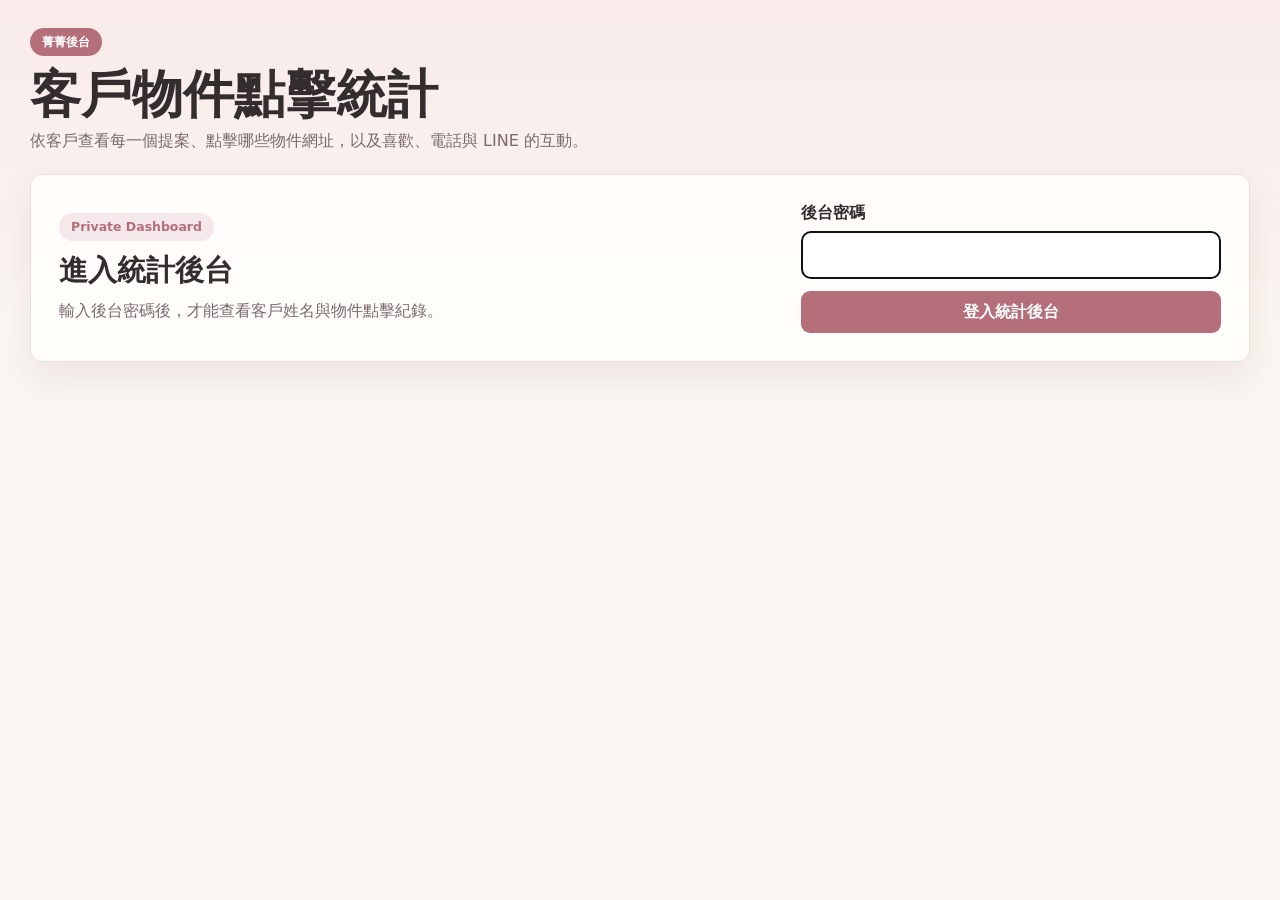
<file: customer-stats.html>
<!doctype html>
<html lang="zh-Hant">
  <head>
    <meta charset="UTF-8" />
    <meta name="viewport" content="width=device-width, initial-scale=1.0" />
    <title>客戶物件點擊統計</title>
    <meta name="description" content="查看客戶物件提案開啟、物件點擊與互動統計。" />
    <meta name="robots" content="noindex,nofollow,noarchive,noimageindex" />
    <meta property="og:type" content="website" />
    <meta property="og:title" content="客戶物件點擊統計" />
    <meta property="og:description" content="查看客戶物件提案開啟、物件點擊與互動統計。" />
    <meta property="og:url" content="https://website-deploy-nicoleyin.vercel.app/customer-stats" />
    <meta property="og:image" content="https://website-deploy-nicoleyin.vercel.app/assets/transparent-preview.png" />
    <meta property="og:image:width" content="1" />
    <meta property="og:image:height" content="1" />
    <meta name="twitter:card" content="summary" />
    <meta name="twitter:title" content="客戶物件點擊統計" />
    <meta name="twitter:description" content="查看客戶物件提案開啟、物件點擊與互動統計。" />
    <meta name="twitter:image" content="https://website-deploy-nicoleyin.vercel.app/assets/transparent-preview.png" />
    <link rel="canonical" href="https://website-deploy-nicoleyin.vercel.app/customer-stats" />
    <link rel="stylesheet" href="./stats.css?v=20260707-1" />
    <script defer src="./stats.js?v=20260707-1"></script>
  </head>
  <body>
    <main class="stats-shell">
      <header class="stats-header">
        <div>
          <span class="stats-pill">菁菁後台</span>
          <h1>客戶物件點擊統計</h1>
          <p>依客戶查看每一個提案、點擊哪些物件網址，以及喜歡、電話與 LINE 的互動。</p>
        </div>
        <div class="stats-actions" id="statsActions" hidden>
          <label class="period-control">
            <span>統計期間</span>
            <select id="periodSelect">
              <option value="7">近 7 天</option>
              <option value="30" selected>近 30 天</option>
              <option value="90">近 90 天</option>
              <option value="365">近 1 年</option>
              <option value="0">全部</option>
            </select>
          </label>
          <button id="refreshButton" type="button">重新整理</button>
          <button id="logoutButton" class="secondary-action" type="button">登出</button>
        </div>
      </header>

      <section id="loginPanel" class="login-panel">
        <div>
          <span class="section-kicker">Private Dashboard</span>
          <h2>進入統計後台</h2>
          <p>輸入後台密碼後，才能查看客戶姓名與物件點擊紀錄。</p>
        </div>
        <form id="loginForm" class="login-form">
          <label>
            <span>後台密碼</span>
            <input id="adminKey" type="password" autocomplete="current-password" required />
          </label>
          <button type="submit">登入統計後台</button>
        </form>
      </section>

      <p class="load-message" id="loadMessage" role="status" hidden></p>

      <section id="dashboard" class="dashboard" hidden>
        <section class="summary-grid" id="summaryGrid" aria-label="總覽"></section>

        <section class="stats-section customer-focus-section">
          <div class="section-heading">
            <span>Customer Click Detail</span>
            <h2>每位客人的物件點擊明細</h2>
            <p>主要查看每位客人開啟幾次提案、點擊哪些物件，以及各物件的點擊次數。</p>
          </div>
          <div id="customerDetailList" class="customer-detail-list"></div>
        </section>

        <section class="stats-section">
          <div class="section-heading">
            <span>Property Ranking</span>
            <h2>物件互動排行</h2>
          </div>
          <div id="propertyList" class="property-list"></div>
        </section>

        <section class="stats-section">
          <div class="section-heading">
            <span>Customers</span>
            <h2>客戶互動總表</h2>
          </div>
          <div class="table-wrap">
            <table>
              <thead>
                <tr>
                  <th>客戶</th>
                  <th>需求</th>
                  <th>開啟</th>
                  <th>物件點擊</th>
                  <th>喜歡</th>
                  <th>電話</th>
                  <th>LINE</th>
                  <th>最近互動</th>
                </tr>
              </thead>
              <tbody id="customerRows"></tbody>
            </table>
          </div>
        </section>

        <section class="stats-section">
          <div class="section-heading">
            <span>Recent</span>
            <h2>最近事件</h2>
          </div>
          <div id="recentList" class="recent-list"></div>
        </section>
      </section>
    </main>
  </body>
</html>
</file>
<file: stats.css>
:root {
  color-scheme: light;
  --ink: #332d2e;
  --muted: #7a6a6e;
  --soft: #fbf6f2;
  --panel: #fffdfb;
  --line: #eaded8;
  --pink: #b56f7a;
  --pink-soft: #f5e8eb;
  --sage: #526657;
  --blue: #786f8f;
  --gold: #a67c52;
  --radius: 12px;
  font-family: Inter, "Noto Sans TC", "PingFang TC", "Microsoft JhengHei", system-ui, sans-serif;
}

* { box-sizing: border-box; }

body {
  min-height: 100vh;
  margin: 0;
  background: linear-gradient(180deg, rgba(247, 232, 231, 0.82), rgba(251, 246, 242, 0) 330px), var(--soft);
  color: var(--ink);
}

button, input, select { font: inherit; }

a { color: inherit; }

button {
  min-height: 42px;
  padding: 0 16px;
  border: 0;
  border-radius: 9px;
  background: var(--pink);
  color: #fff;
  cursor: pointer;
  font-weight: 900;
}

button.secondary-action {
  border: 1px solid var(--line);
  background: #fff;
  color: var(--ink);
}

.stats-shell {
  width: min(1220px, calc(100% - 32px));
  margin: 0 auto;
  padding: 28px 0 48px;
}

.stats-header {
  display: flex;
  align-items: end;
  justify-content: space-between;
  gap: 20px;
  margin-bottom: 20px;
}

.stats-pill,
.section-kicker {
  display: inline-flex;
  align-items: center;
  min-height: 28px;
  padding: 5px 12px;
  border-radius: 999px;
  background: var(--pink);
  color: #fff;
  font-size: 0.78rem;
  font-weight: 900;
}

.section-kicker {
  background: var(--pink-soft);
  color: var(--pink);
}

.stats-header h1 {
  margin: 12px 0 6px;
  font-size: clamp(2rem, 4vw, 3.4rem);
  line-height: 1.04;
}

.stats-header p,
.load-message,
td,
.property-meta,
.recent-item small,
.section-heading p,
.login-panel p,
.customer-detail-card small {
  color: var(--muted);
}

.stats-header p,
.section-heading p,
.login-panel p {
  margin: 0;
  line-height: 1.7;
}

.stats-actions {
  display: flex;
  flex-wrap: wrap;
  align-items: end;
  gap: 8px;
}

.period-control {
  display: grid;
  gap: 5px;
  font-size: 0.78rem;
  font-weight: 900;
}

.period-control select {
  min-height: 42px;
  padding: 0 34px 0 12px;
  border: 1px solid var(--line);
  border-radius: 9px;
  background: #fff;
  color: var(--ink);
}

.login-panel,
.stats-section,
.summary-card,
.property-card,
.customer-detail-card {
  border: 1px solid var(--line);
  border-radius: var(--radius);
  background: rgba(255, 253, 251, 0.96);
  box-shadow: 0 16px 36px rgba(111, 82, 82, 0.1);
}

.login-panel {
  display: grid;
  grid-template-columns: minmax(0, 1fr) minmax(280px, 420px);
  gap: 28px;
  align-items: center;
  padding: 28px;
}

.login-panel h2 {
  margin: 10px 0 6px;
  font-size: 1.8rem;
}

.login-form {
  display: grid;
  gap: 12px;
}

.login-form label {
  display: grid;
  gap: 7px;
  font-weight: 900;
}

.login-form input {
  width: 100%;
  min-height: 48px;
  padding: 0 13px;
  border: 1px solid var(--line);
  border-radius: 9px;
  background: #fff;
}

.load-message {
  margin: 0;
  padding: 18px 0;
  font-weight: 850;
}

.dashboard {
  display: grid;
  gap: 16px;
}

.summary-grid {
  display: grid;
  grid-template-columns: repeat(6, minmax(0, 1fr));
  gap: 10px;
}

.summary-card {
  display: grid;
  gap: 7px;
  min-height: 108px;
  align-content: center;
  padding: 16px;
}

.summary-card strong {
  font-size: clamp(1.75rem, 3vw, 2.5rem);
  line-height: 1;
}

.summary-card span {
  color: var(--muted);
  font-weight: 850;
}

.stats-section { padding: 18px; }

.customer-focus-section {
  border-color: #dfc5cb;
  background: linear-gradient(180deg, #fffdfb, #fdf6f7);
}

.section-heading { margin-bottom: 14px; }

.section-heading > span {
  color: var(--pink);
  font-size: 0.78rem;
  font-weight: 900;
  text-transform: uppercase;
}

.section-heading h2 {
  margin: 4px 0 3px;
  font-size: 1.4rem;
}

.customer-detail-list,
.property-list,
.recent-list {
  display: grid;
  gap: 10px;
}

.customer-detail-card {
  overflow: hidden;
  box-shadow: none;
}

.customer-detail-card summary {
  display: grid;
  grid-template-columns: minmax(0, 1fr) auto;
  gap: 16px;
  align-items: center;
  padding: 15px;
  cursor: pointer;
  list-style: none;
}

.customer-detail-card summary::-webkit-details-marker { display: none; }

.customer-detail-card summary > div:first-child {
  display: grid;
  gap: 5px;
}

.customer-name {
  font-size: 1.15rem;
  font-weight: 950;
}

.customer-summary-counts,
.customer-property-counts,
.property-counts {
  display: flex;
  flex-wrap: wrap;
  justify-content: flex-end;
  gap: 7px;
}

.customer-summary-counts span,
.customer-property-counts span,
.property-counts span,
.recent-type {
  display: inline-flex;
  align-items: center;
  min-height: 30px;
  padding: 0 10px;
  border-radius: 999px;
  background: #f4edf1;
  color: var(--blue);
  font-size: 0.86rem;
  font-weight: 900;
}

.customer-property-list {
  display: grid;
  gap: 0;
  border-top: 1px solid var(--line);
}

.customer-property-row {
  display: grid;
  grid-template-columns: minmax(0, 1fr) auto;
  gap: 14px;
  align-items: center;
  padding: 13px 15px;
  border-bottom: 1px solid var(--line);
}

.customer-property-row:last-child { border-bottom: 0; }

.customer-property-row > div:first-child {
  display: grid;
  gap: 5px;
}

.customer-property-row a,
.property-card h3 a {
  color: var(--ink);
  font-weight: 900;
  text-decoration-color: #d8adb6;
  text-underline-offset: 3px;
}

.property-card {
  display: grid;
  grid-template-columns: 132px minmax(0, 1fr) auto;
  gap: 12px;
  align-items: center;
  padding: 10px;
  box-shadow: none;
}

.property-card img {
  width: 132px;
  aspect-ratio: 4 / 3;
  border-radius: 9px;
  object-fit: cover;
  background: #f2eeee;
}

.property-card h3 {
  margin: 0 0 6px;
  font-size: 1.05rem;
  line-height: 1.35;
}

.property-meta {
  display: flex;
  flex-wrap: wrap;
  gap: 8px;
  font-size: 0.9rem;
}

.table-wrap { overflow-x: auto; }

table {
  width: 100%;
  min-width: 900px;
  border-collapse: collapse;
}

th, td {
  padding: 11px 9px;
  border-bottom: 1px solid var(--line);
  text-align: left;
  vertical-align: top;
}

th {
  color: var(--ink);
  font-size: 0.82rem;
  font-weight: 950;
}

.recent-item {
  display: grid;
  grid-template-columns: auto minmax(0, 1fr) auto;
  gap: 10px;
  align-items: center;
  padding: 11px;
  border: 1px solid var(--line);
  border-radius: 9px;
  background: #fff;
}

.recent-item p {
  margin: 0;
  line-height: 1.5;
}

.empty-state {
  margin: 0;
  padding: 12px 0;
  color: var(--muted);
  line-height: 1.7;
}

[hidden] { display: none !important; }

@media (max-width: 980px) {
  .summary-grid { grid-template-columns: repeat(3, minmax(0, 1fr)); }
  .login-panel { grid-template-columns: 1fr; }
}

@media (max-width: 760px) {
  .stats-header,
  .customer-detail-card summary,
  .customer-property-row,
  .property-card,
  .recent-item {
    display: grid;
  }

  .stats-header { align-items: start; }
  .customer-summary-counts,
  .customer-property-counts,
  .property-counts { justify-content: flex-start; }

  .property-card { grid-template-columns: 92px minmax(0, 1fr); }
  .property-card img { width: 92px; }
  .property-counts { grid-column: 1 / -1; }
}

@media (max-width: 560px) {
  .stats-shell { width: min(100% - 20px, 1220px); }
  .summary-grid { grid-template-columns: repeat(2, minmax(0, 1fr)); }
  .stats-actions { width: 100%; }
  .period-control { width: 100%; }
  .period-control select { width: 100%; }
}
</file>
